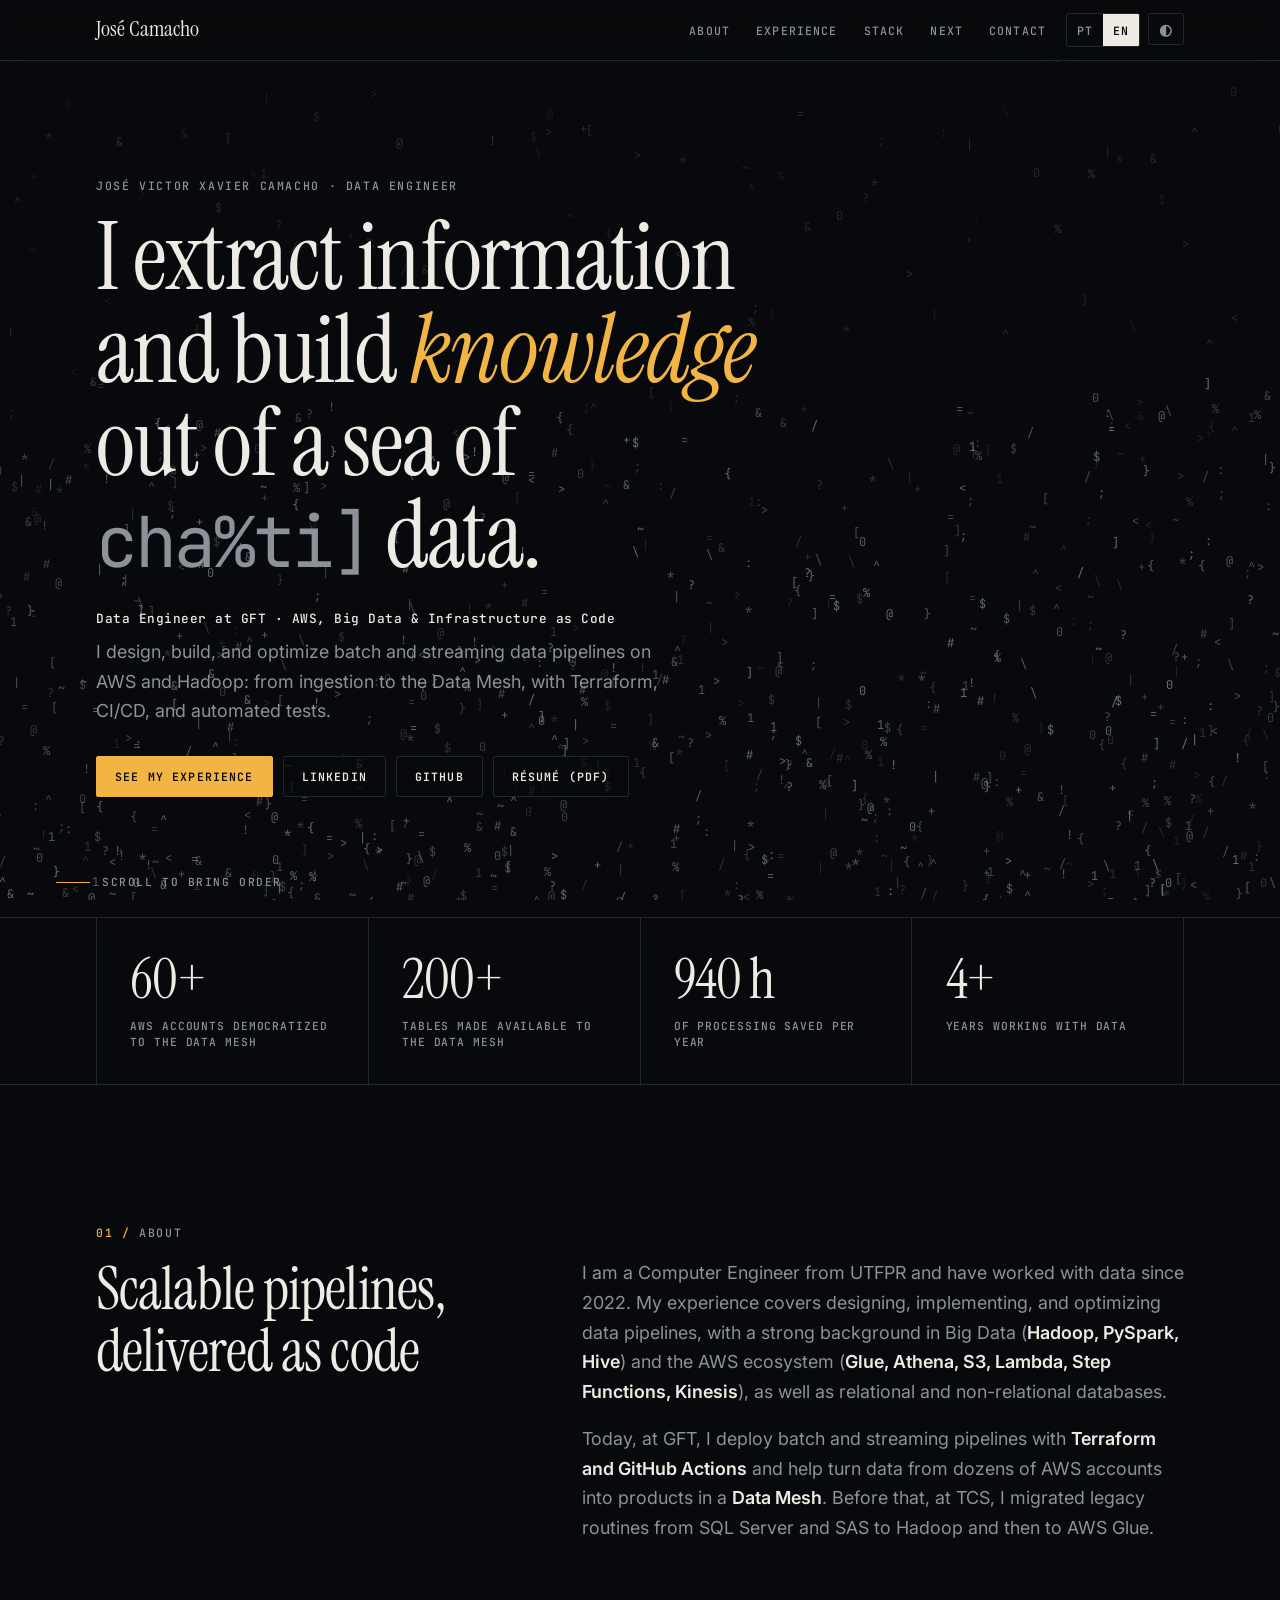
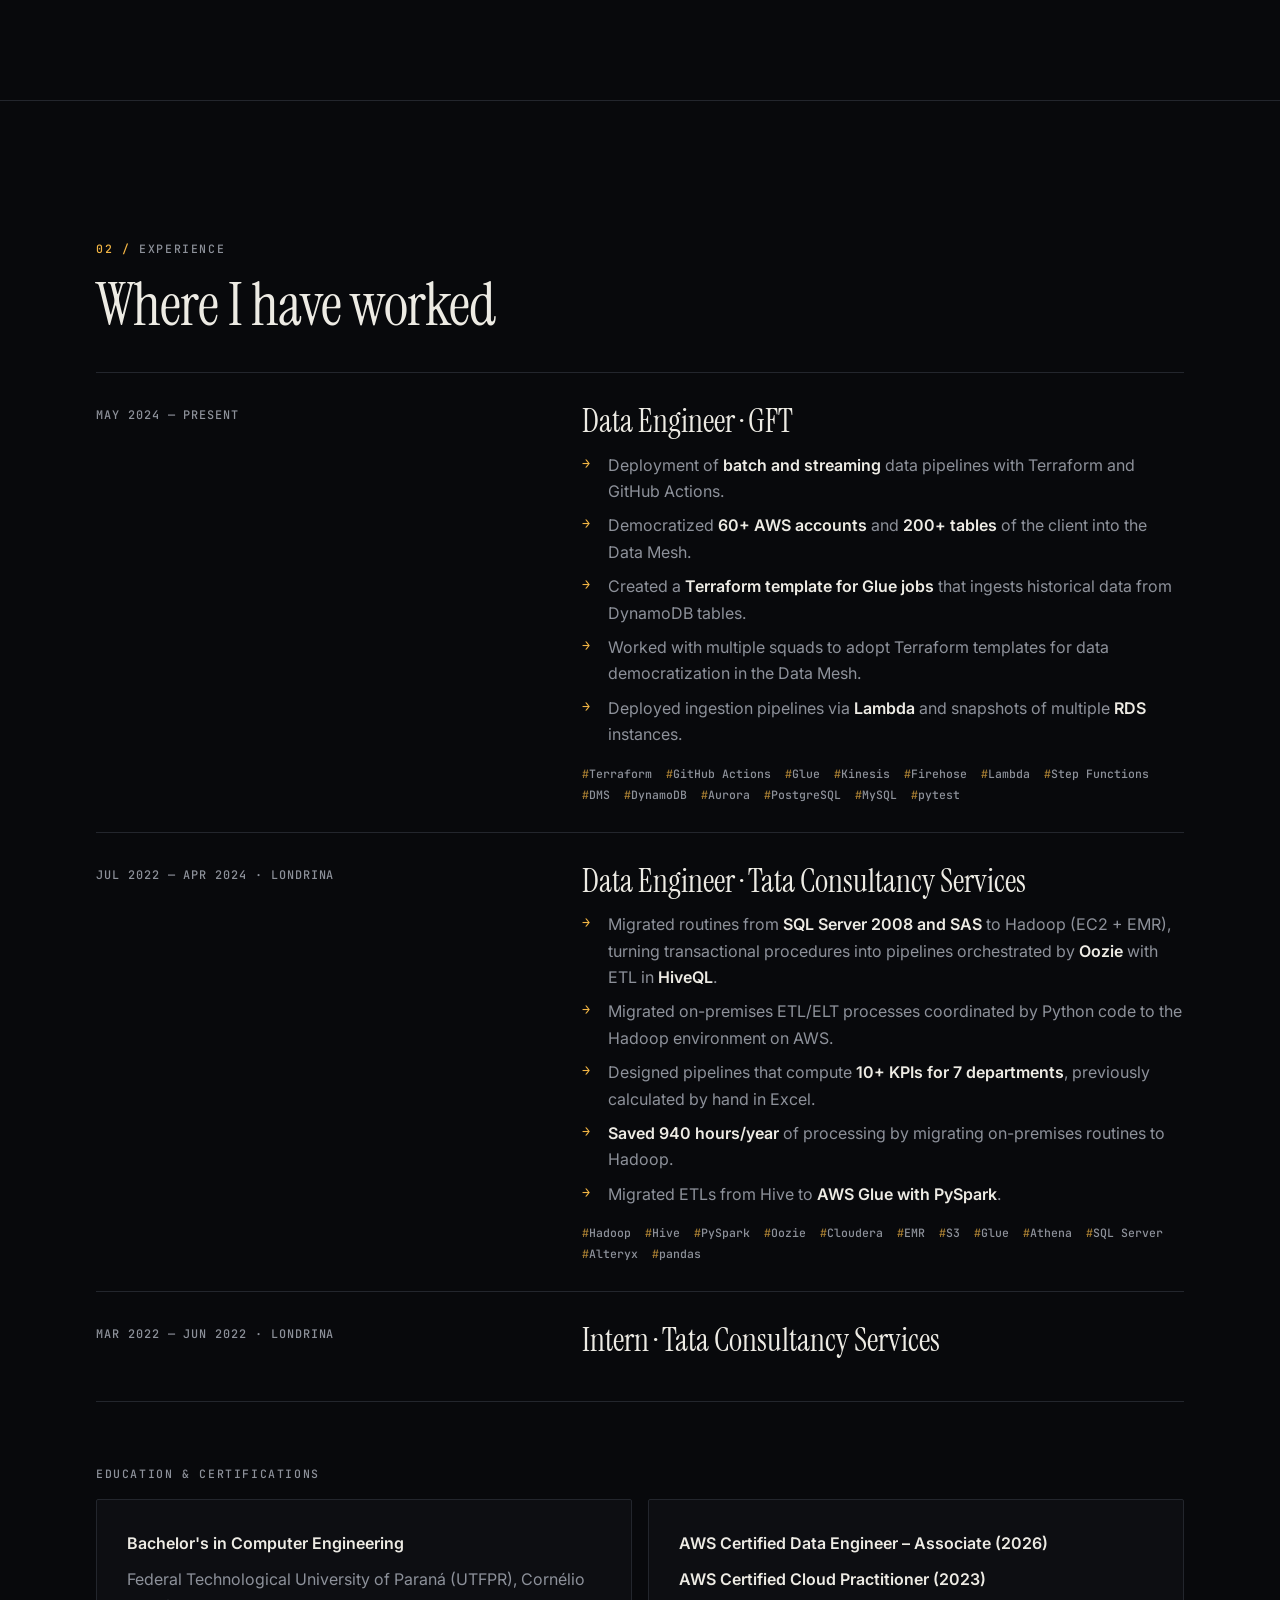
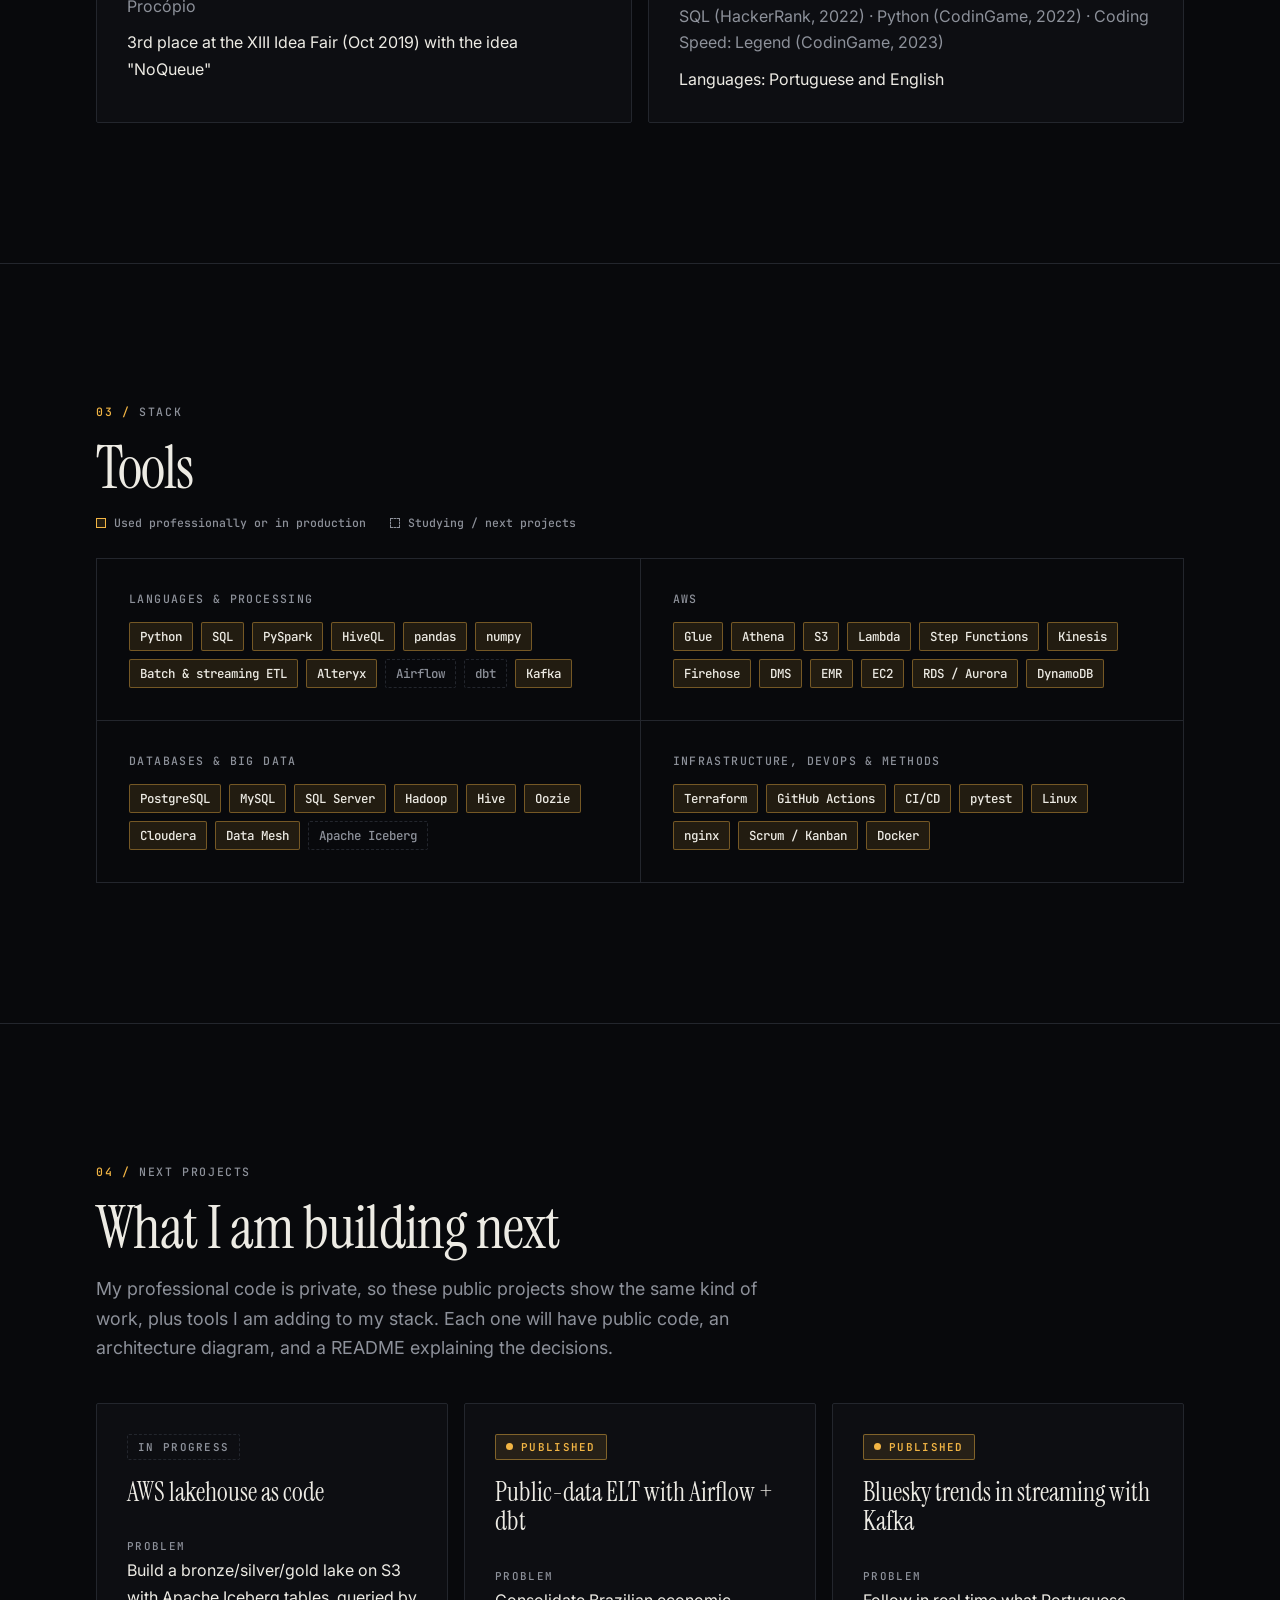
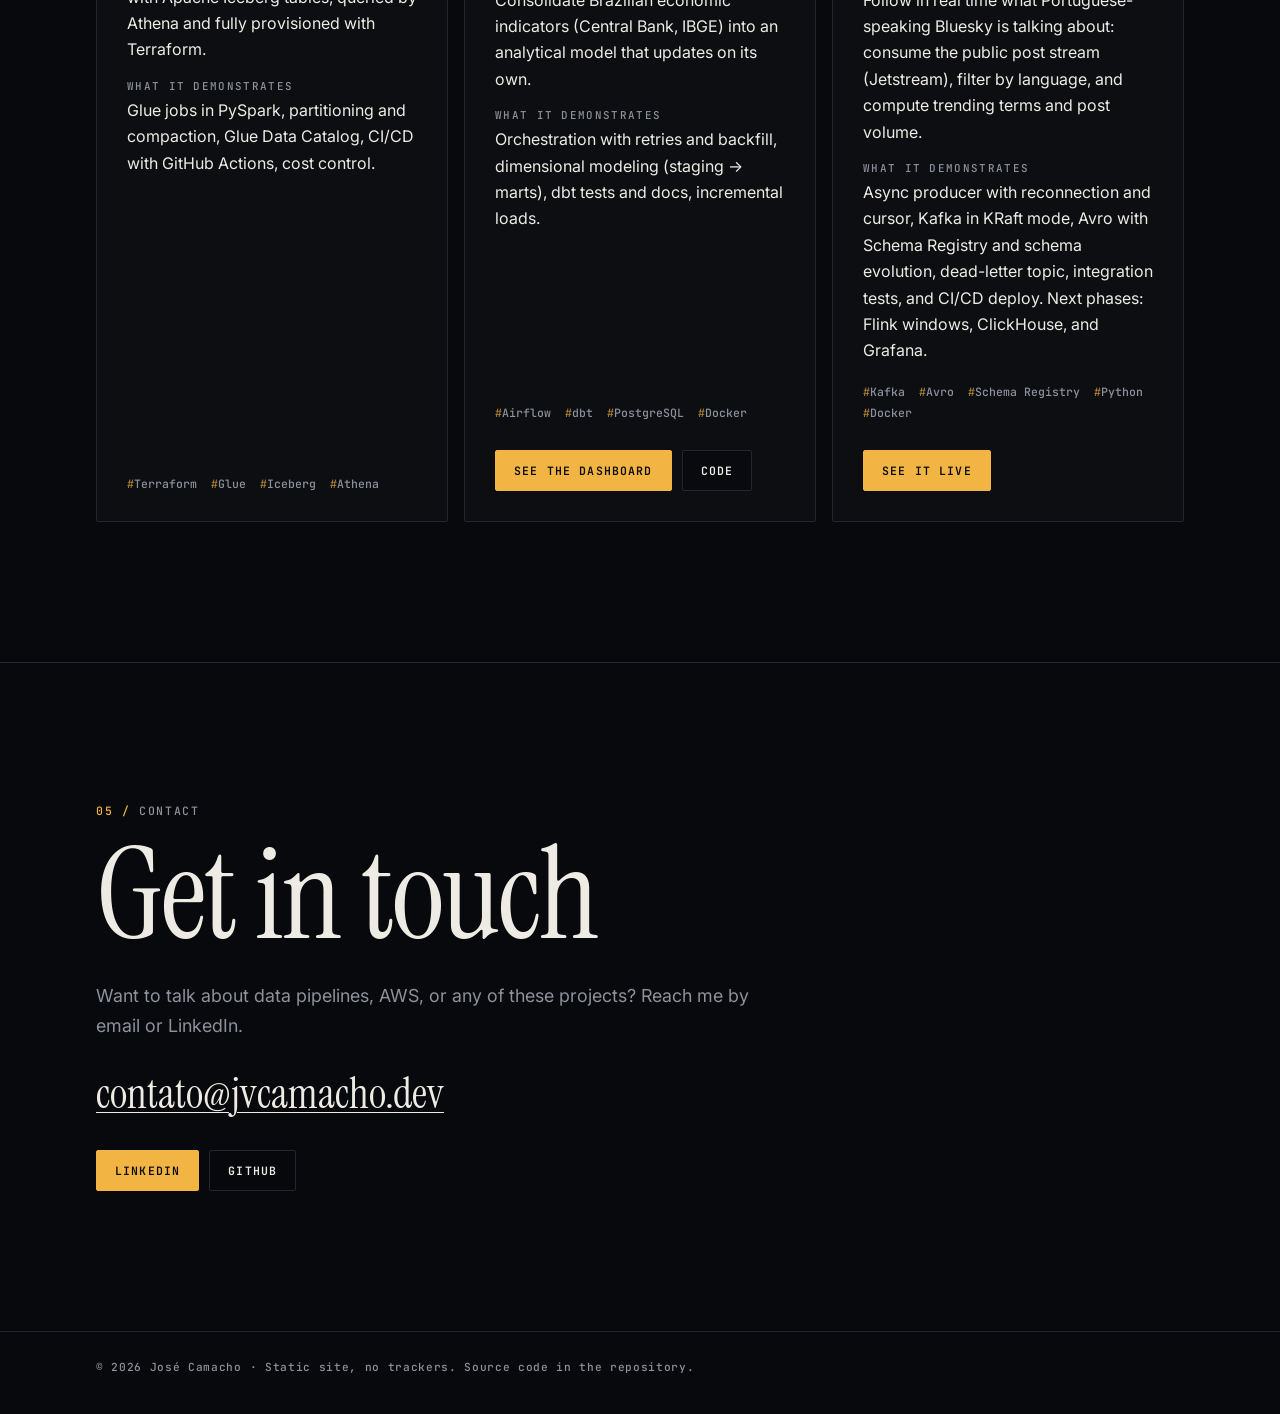
<file: index.html>
<!doctype html>
<html lang="pt-BR">
<head>
<meta charset="utf-8">
<meta name="viewport" content="width=device-width, initial-scale=1">
<title data-title-en="José Camacho · Data Engineer">José Camacho · Engenheiro de Dados</title>
<meta name="description" content="José Camacho, Data Engineer: pipelines batch e streaming em AWS e Hadoop, Terraform, CI/CD e Data Mesh. Data Engineering portfolio.">
<link rel="canonical" href="https://jvcamacho.dev/">
<meta property="og:type" content="website">
<meta property="og:url" content="https://jvcamacho.dev/">
<meta property="og:title" content="José Camacho · Data Engineer Portfolio">
<meta property="og:description" content="Data Engineer at GFT building batch and streaming pipelines on AWS with Terraform. Projects: indicadores-br, an Airflow + dbt ELT, and bluesky-trends, real-time streaming with Kafka.">
<meta property="og:image" content="https://jvcamacho.dev/assets/og-image.png?v=2">
<meta property="og:image:width" content="1200">
<meta property="og:image:height" content="627">
<meta property="og:image:alt" content="José Camacho, Data Engineer: 60+ AWS accounts in a Data Mesh, 200+ tables, 940 hours per year of processing saved.">
<meta name="twitter:card" content="summary_large_image">
<link rel="preconnect" href="https://fonts.googleapis.com">
<link rel="preconnect" href="https://fonts.gstatic.com" crossorigin>
<link rel="stylesheet" href="https://fonts.googleapis.com/css2?family=Instrument+Serif:ital@0;1&family=Inter:wght@400;500;600&family=JetBrains+Mono:wght@400;500;600&display=swap">
<link rel="stylesheet" href="assets/style.css">
<script>(function(){var d=document.documentElement;d.classList.add("js");try{var t=localStorage.getItem("theme");if(t)d.dataset.theme=t}catch(e){}})()</script>
</head>
<body>
<canvas id="field" aria-hidden="true"></canvas>
<header class="topbar">
  <div class="wrap">
    <a class="brand" href="#top" data-cfg="name">José Camacho</a>
    <nav class="nav" aria-label="Principal">
      <a href="#sobre" data-i18n="nav.about">Sobre</a>
      <a href="#experiencia" data-i18n="nav.exp">Experiência</a>
      <a href="#stack" data-i18n="nav.stack">Stack</a>
      <a href="#proximos" data-i18n="nav.roadmap">Próximos</a>
      <a href="#contato" data-i18n="nav.contact">Contato</a>
    </nav>
    <div class="controls">
      <div class="lang-switch" role="group" aria-label="Idioma / Language">
        <button type="button" data-lang="pt" aria-pressed="true">PT</button>
        <button type="button" data-lang="en" aria-pressed="false">EN</button>
      </div>
      <button type="button" class="btn-icon" id="theme-toggle" aria-label="Tema / Theme">◐</button>
    </div>
  </div>
</header>

<main id="top">
  <section class="hero">
    <div class="wrap">
      <p class="eyebrow">José Victor Xavier Camacho · <span data-i18n="hero.eyebrow">Engenheiro de Dados</span></p>
      <h1 data-i18n="hero.title">Extraio informação e construo <em>conhecimento</em> em um mar de dados <span class="chaos" data-text="caóticos">caóticos</span>.</h1>
      <p class="role" data-i18n="hero.role">Data Engineer na GFT · AWS, Big Data e Infraestrutura como Código</p>
      <p class="lead" data-i18n="hero.lead">Projeto, construo e otimizo pipelines de dados batch e streaming em AWS e Hadoop: da ingestão ao Data Mesh, com Terraform, CI/CD e testes automatizados.</p>
      <div class="actions">
        <a class="btn primary" href="#experiencia" data-i18n="hero.cta.exp">Ver experiência</a>
        <a class="btn" data-cfg-href="linkedin" href="https://www.linkedin.com/in/jvcamacho/">LinkedIn</a>
        <a class="btn" data-cfg-href="github" href="https://github.com/jvcamacho1">GitHub</a>
        <a class="btn" data-cv href="cv/curriculo-pt.pdf" data-i18n="hero.cta.cv">Currículo (PDF)</a>
      </div>
    </div>
    <p class="scroll-hint" data-i18n="hero.scroll">Role para organizar</p>
  </section>

  <section class="band">
    <div class="wrap">
      <div class="grid cols-4">
        <div class="stat"><b>60+</b><span data-i18n="num.1">contas AWS democratizadas no Data Mesh</span></div>
        <div class="stat"><b>200+</b><span data-i18n="num.2">tabelas disponibilizadas no Data Mesh</span></div>
        <div class="stat"><b data-i18n="num.3.v">940 h</b><span data-i18n="num.3">de processamento economizadas por ano</span></div>
        <div class="stat"><b data-i18n="num.4.v">4+</b><span data-i18n="num.4">anos trabalhando com dados</span></div>
      </div>
    </div>
  </section>

  <section id="sobre" class="split">
    <div class="wrap">
      <p class="eyebrow" data-i18n="about.eyebrow">Sobre</p>
      <h2 data-i18n="about.title">Pipelines escaláveis, entregues como código</h2>
      <p class="lead" data-i18n="about.p1">Sou Engenheiro de Computação pela UTFPR e trabalho com dados desde 2022. Minha experiência inclui projetar, implementar e otimizar pipelines de dados, com base sólida em Big Data (<strong>Hadoop, PySpark, Hive</strong>) e no ecossistema AWS (<strong>Glue, Athena, S3, Lambda, Step Functions, Kinesis</strong>), além de bancos relacionais e não relacionais.</p>
      <p class="lead" data-i18n="about.p2">Hoje, na GFT, implanto pipelines batch e streaming com <strong>Terraform e GitHub Actions</strong> e ajudo a transformar dados de dezenas de contas AWS em produtos num <strong>Data Mesh</strong>. Antes, na TCS, migrei rotinas legadas de SQL Server e SAS para Hadoop e, depois, para AWS Glue.</p>
    </div>
  </section>

  <section id="experiencia">
    <div class="wrap">
      <p class="eyebrow" data-i18n="exp.eyebrow">Experiência</p>
      <h2 data-i18n="exp.title">Onde trabalhei</h2>
      <div class="timeline">
        <article class="job">
          <p class="date" data-i18n="exp.gft.date">mai 2024 — atual</p>
          <div>
          <h3 data-i18n="exp.gft.role">Data Engineer · GFT</h3>
          <ul class="check">
            <li data-i18n="exp.gft.1">Implantação de pipelines de dados <strong>batch e streaming</strong> com Terraform e GitHub Actions.</li>
            <li data-i18n="exp.gft.2">Democratização de <strong>mais de 60 contas AWS</strong> e <strong>mais de 200 tabelas</strong> do cliente para o Data Mesh.</li>
            <li data-i18n="exp.gft.3">Criação de um <strong>template Terraform para jobs do Glue</strong> que ingere dados históricos de tabelas do DynamoDB.</li>
            <li data-i18n="exp.gft.4">Trabalho com múltiplas squads na adoção de templates Terraform para a democratização de dados no Data Mesh.</li>
            <li data-i18n="exp.gft.5">Implantação de pipelines de ingestão via <strong>Lambda</strong> e snapshots de diversas instâncias do <strong>RDS</strong>.</li>
          </ul>
          <ul class="tags"><li>Terraform</li><li>GitHub Actions</li><li>Glue</li><li>Kinesis</li><li>Firehose</li><li>Lambda</li><li>Step Functions</li><li>DMS</li><li>DynamoDB</li><li>Aurora</li><li>PostgreSQL</li><li>MySQL</li><li>pytest</li></ul>
                  </div>
        </article>
        <article class="job">
          <p class="date" data-i18n="exp.tcs.date">jul 2022 — abr 2024 · Londrina</p>
          <div>
          <h3 data-i18n="exp.tcs.role">Data Engineer · Tata Consultancy Services</h3>
          <ul class="check">
            <li data-i18n="exp.tcs.1">Migração de rotinas do <strong>SQL Server 2008 e SAS</strong> para Hadoop (EC2 + EMR), convertendo procedimentos transacionais em pipelines orquestrados pelo <strong>Oozie</strong> com ETL em <strong>HiveQL</strong>.</li>
            <li data-i18n="exp.tcs.2">Migração de processos ETL/ELT coordenados por código Python on-premises para o ambiente Hadoop na AWS.</li>
            <li data-i18n="exp.tcs.3">Pipelines que calculam <strong>mais de 10 KPIs de 7 departamentos</strong>, antes calculados à mão no Excel.</li>
            <li data-i18n="exp.tcs.4"><strong>Economia de 940 horas/ano</strong> de processamento com a migração do on-premises para Hadoop.</li>
            <li data-i18n="exp.tcs.5">Migração de ETLs em Hive para <strong>AWS Glue com PySpark</strong>.</li>
          </ul>
          <ul class="tags"><li>Hadoop</li><li>Hive</li><li>PySpark</li><li>Oozie</li><li>Cloudera</li><li>EMR</li><li>S3</li><li>Glue</li><li>Athena</li><li>SQL Server</li><li>Alteryx</li><li>pandas</li></ul>
                  </div>
        </article>
        <article class="job">
          <p class="date" data-i18n="exp.intern.date">mar 2022 — jun 2022 · Londrina</p>
          <div>
          <h3 data-i18n="exp.intern.role">Estagiário · Tata Consultancy Services</h3>
                  </div>
        </article>
      </div>

      <h3 class="sub-title" data-i18n="edu.title">Formação e certificações</h3>
      <div class="grid cols-2">
        <div class="card">
          <p><strong data-i18n="edu.degree">Bacharelado em Engenharia da Computação</strong></p>
          <p class="muted" data-i18n="edu.school">Universidade Tecnológica Federal do Paraná (UTFPR), Cornélio Procópio</p>
          <p data-i18n="edu.award">3º lugar na XIII Feira de Ideias (out 2019) com a ideia "NoQueue"</p>
        </div>
        <div class="card">
          <p><strong data-i18n="edu.cert2">AWS Certified Data Engineer – Associate (2026)</strong></p>
          <p><strong data-i18n="edu.cert">AWS Certified Cloud Practitioner (2023)</strong></p>
          <p class="muted" data-i18n="edu.courses">SQL (HackerRank, 2022) · Python (CodinGame, 2022) · Coding Speed: Legend (CodinGame, 2023)</p>
          <p data-i18n="edu.lang">Idiomas: português e inglês</p>
        </div>
      </div>
    </div>
  </section>

  <section id="stack">
    <div class="wrap">
      <p class="eyebrow" data-i18n="stack.eyebrow">Stack</p>
      <h2 data-i18n="stack.title">Ferramentas</h2>
      <div class="legend">
        <span><i class="used"></i><span data-i18n="stack.legend.used">Usado profissionalmente ou em produção</span></span>
        <span><i></i><span data-i18n="stack.legend.learning">Em estudo / próximos projetos</span></span>
      </div>
      <!-- "chip used" = já usado; "chip" = estudando. -->
      <div class="stack-grid">
        <div class="stack-group">
          <h3 data-i18n="stack.g.lang">Linguagens e processamento</h3>
          <ul class="chips">
            <li class="chip used">Python</li><li class="chip used">SQL</li><li class="chip used">PySpark</li><li class="chip used">HiveQL</li>
            <li class="chip used">pandas</li><li class="chip used">numpy</li><li class="chip used" data-i18n="stack.batch">ETL batch e streaming</li>
            <li class="chip used">Alteryx</li><li class="chip">Airflow</li><li class="chip">dbt</li><li class="chip used">Kafka</li>
          </ul>
        </div>
        <div class="stack-group">
          <h3 data-i18n="stack.g.aws">AWS</h3>
          <ul class="chips">
            <li class="chip used">Glue</li><li class="chip used">Athena</li><li class="chip used">S3</li><li class="chip used">Lambda</li>
            <li class="chip used">Step Functions</li><li class="chip used">Kinesis</li><li class="chip used">Firehose</li><li class="chip used">DMS</li>
            <li class="chip used">EMR</li><li class="chip used">EC2</li><li class="chip used">RDS / Aurora</li><li class="chip used">DynamoDB</li>
          </ul>
        </div>
        <div class="stack-group">
          <h3 data-i18n="stack.g.storage">Bancos de dados e Big Data</h3>
          <ul class="chips">
            <li class="chip used">PostgreSQL</li><li class="chip used">MySQL</li><li class="chip used">SQL Server</li>
            <li class="chip used">Hadoop</li><li class="chip used">Hive</li><li class="chip used">Oozie</li><li class="chip used">Cloudera</li>
            <li class="chip used">Data Mesh</li><li class="chip">Apache Iceberg</li>
          </ul>
        </div>
        <div class="stack-group">
          <h3 data-i18n="stack.g.ops">Infraestrutura, DevOps e métodos</h3>
          <ul class="chips">
            <li class="chip used">Terraform</li><li class="chip used">GitHub Actions</li><li class="chip used">CI/CD</li><li class="chip used">pytest</li>
            <li class="chip used">Linux</li><li class="chip used">nginx</li><li class="chip used" data-i18n="stack.agile">Scrum / Kanban</li><li class="chip used">Docker</li>
          </ul>
        </div>
      </div>
    </div>
  </section>

  <section id="proximos">
    <div class="wrap">
      <p class="eyebrow" data-i18n="road.eyebrow">Próximos projetos</p>
      <h2 data-i18n="road.title">O que estou construindo agora</h2>
      <p class="lead" data-i18n="road.lead">Meu código profissional é privado, então estes projetos públicos mostram o mesmo tipo de trabalho, somados a ferramentas que estou adicionando à minha stack. Cada um terá código público, diagrama de arquitetura e um README explicando as decisões.</p>
      <div class="grid cols-3 road-grid">
        <article class="card">
          <span class="badge" data-i18n="road.badge">Em construção</span>
          <h3 data-i18n="road.1.title">Lakehouse na AWS como código</h3>
          <dl>
            <dt data-i18n="road.dt.problem">Problema</dt>
            <dd data-i18n="road.1.problem">Montar um lake bronze/silver/gold no S3 com tabelas Apache Iceberg, consultado pelo Athena e provisionado inteiro com Terraform.</dd>
            <dt data-i18n="road.dt.shows">O que demonstra</dt>
            <dd data-i18n="road.1.shows">Jobs do Glue em PySpark, particionamento e compactação, Glue Data Catalog, CI/CD com GitHub Actions, controle de custos.</dd>
          </dl>
          <ul class="tags"><li>Terraform</li><li>Glue</li><li>Iceberg</li><li>Athena</li></ul>
        </article>
        <article class="card">
          <span class="badge live" data-i18n="road.badge.live">Publicado</span>
          <h3 data-i18n="road.2.title">ELT de dados públicos com Airflow + dbt</h3>
          <dl>
            <dt data-i18n="road.dt.problem">Problema</dt>
            <dd data-i18n="road.2.problem">Consolidar indicadores econômicos brasileiros (Banco Central, IBGE) num modelo analítico que se atualiza sozinho.</dd>
            <dt data-i18n="road.dt.shows">O que demonstra</dt>
            <dd data-i18n="road.2.shows">Orquestração com retries e backfill, modelagem dimensional (staging → marts), testes e documentação no dbt, cargas incrementais.</dd>
          </dl>
          <ul class="tags"><li>Airflow</li><li>dbt</li><li>PostgreSQL</li><li>Docker</li></ul>
          <div class="actions">
            <a class="btn primary" href="https://jvcamacho.dev/indicadores-br/" data-i18n="road.2.painel">Ver o painel</a>
            <a class="btn" href="https://github.com/jvcamacho1/indicadores-br" data-i18n="road.cta.repo">Código</a>
          </div>
        </article>
        <article class="card">
          <span class="badge live" data-i18n="road.badge.live">Publicado</span>
          <h3 data-i18n="road.3.title">Tendências do Bluesky em streaming com Kafka</h3>
          <dl>
            <dt data-i18n="road.dt.problem">Problema</dt>
            <dd data-i18n="road.3.problem">Acompanhar em tempo real o que o Bluesky em português está falando: consumir o fluxo público de posts (Jetstream), filtrar o idioma e calcular os termos em alta e o volume de posts.</dd>
            <dt data-i18n="road.dt.shows">O que demonstra</dt>
            <dd data-i18n="road.3.shows">Producer assíncrono com reconexão e cursor, Kafka em modo KRaft, Avro com Schema Registry e evolução de schema, tópico de dead letters, testes de integração e deploy por CI/CD. Próximas fases: janelas no Flink, ClickHouse e Grafana.</dd>
          </dl>
          <ul class="tags"><li>Kafka</li><li>Avro</li><li>Schema Registry</li><li>Python</li><li>Docker</li></ul>
          <div class="actions">
            <a class="btn primary" href="https://blueskytrends.jvcamacho.dev/" data-i18n="road.3.live">Ver ao vivo</a>
          </div>
        </article>
      </div>
    </div>
  </section>

  <section id="contato" class="contact">
    <div class="wrap">
      <p class="eyebrow" data-i18n="contact.eyebrow">Contato</p>
      <h2 data-i18n="contact.title">Fale comigo</h2>
      <p class="lead" data-i18n="contact.lead">Quer conversar sobre pipelines de dados, AWS ou algum destes projetos? Me chame por e-mail ou pelo LinkedIn.</p>
      <a class="mail" data-cfg-href="email" href="mailto:contato@jvcamacho.dev">contato@jvcamacho.dev</a>
      <div class="actions">
        <a class="btn primary" data-cfg-href="linkedin" href="https://www.linkedin.com/in/jvcamacho/">LinkedIn</a>
        <a class="btn" data-cfg-href="github" href="https://github.com/jvcamacho1">GitHub</a>
      </div>
    </div>
  </section>
</main>

<footer>
  <div class="wrap">© <span id="year"></span> <span data-cfg="name">José Camacho</span> · <span data-i18n="footer.text">Site estático, sem rastreadores. Código-fonte no repositório.</span></div>
</footer>
<script src="assets/i18n.js"></script>
<script src="assets/field.js"></script>
</body>
</html>
</file>
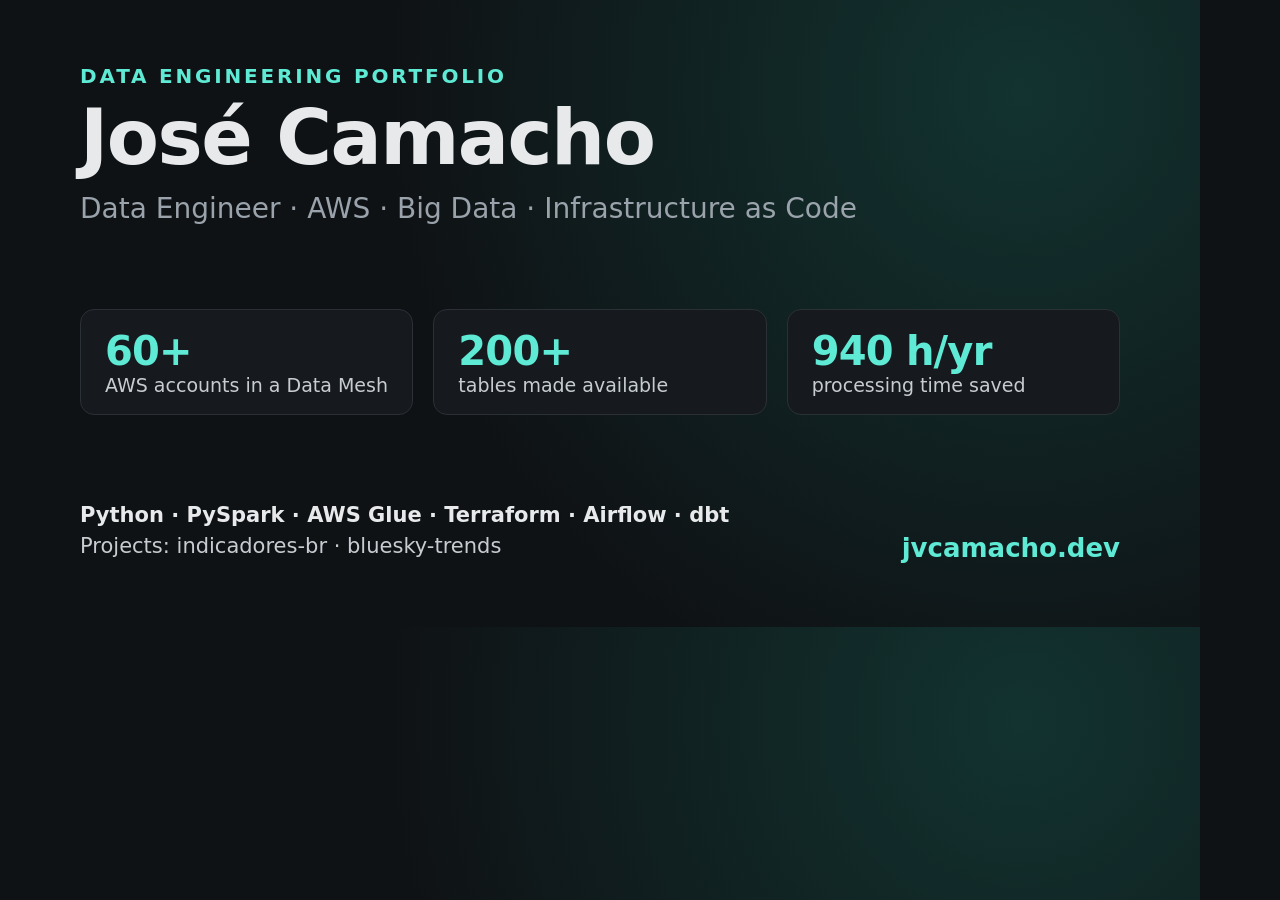
<file: og/og-image.html>
<!doctype html>
<html lang="en">
<head>
<meta charset="utf-8">
<title>OG image</title>
<!--
  Fonte da imagem de preview (Open Graph) do portfólio: 1200x627.
  Para regerar assets/og-image.png, veja o README (seção "Imagem de preview").
-->
<style>
  * { box-sizing: border-box; margin: 0; }
  html, body { width: 1200px; height: 627px; }
  body {
    background: radial-gradient(circle at 85% 15%, #123330 0, #0f1215 55%);
    color: #e7e9ea; font-family: "DejaVu Sans", "Segoe UI", system-ui, sans-serif;
    padding: 64px 80px; display: flex; flex-direction: column; justify-content: space-between;
  }
  .eyebrow { color: #5eead4; font-weight: 700; letter-spacing: .14em; text-transform: uppercase; font-size: 20px; }
  h1 { font-size: 76px; letter-spacing: -.02em; line-height: 1.05; margin-top: 10px; }
  .role { font-size: 28px; color: #9aa3ab; margin-top: 14px; }
  .nums { display: flex; gap: 20px; }
  .num { background: #161a1e; border: 1px solid #2a3036; border-radius: 14px; padding: 18px 24px; flex: 1; }
  .num b { display: block; font-size: 40px; color: #5eead4; letter-spacing: -.02em; }
  .num span { font-size: 19px; color: #c7ccd1; }
  .rodape { display: flex; justify-content: space-between; align-items: flex-end; gap: 24px; }
  .stack { font-size: 21px; color: #c7ccd1; line-height: 1.5; }
  .stack strong { color: #e7e9ea; }
  .url { font-size: 26px; font-weight: 700; color: #5eead4; white-space: nowrap; }
</style>
</head>
<body>
  <div>
    <p class="eyebrow">Data Engineering Portfolio</p>
    <h1>José Camacho</h1>
    <p class="role">Data Engineer · AWS · Big Data · Infrastructure as Code</p>
  </div>
  <div class="nums">
    <div class="num"><b>60+</b><span>AWS accounts in a Data Mesh</span></div>
    <div class="num"><b>200+</b><span>tables made available</span></div>
    <div class="num"><b>940 h/yr</b><span>processing time saved</span></div>
  </div>
  <div class="rodape">
    <p class="stack"><strong>Python · PySpark · AWS Glue · Terraform · Airflow · dbt</strong><br>
      Projects: indicadores-br · bluesky-trends</p>
    <p class="url">jvcamacho.dev</p>
  </div>
</body>
</html>
</file>
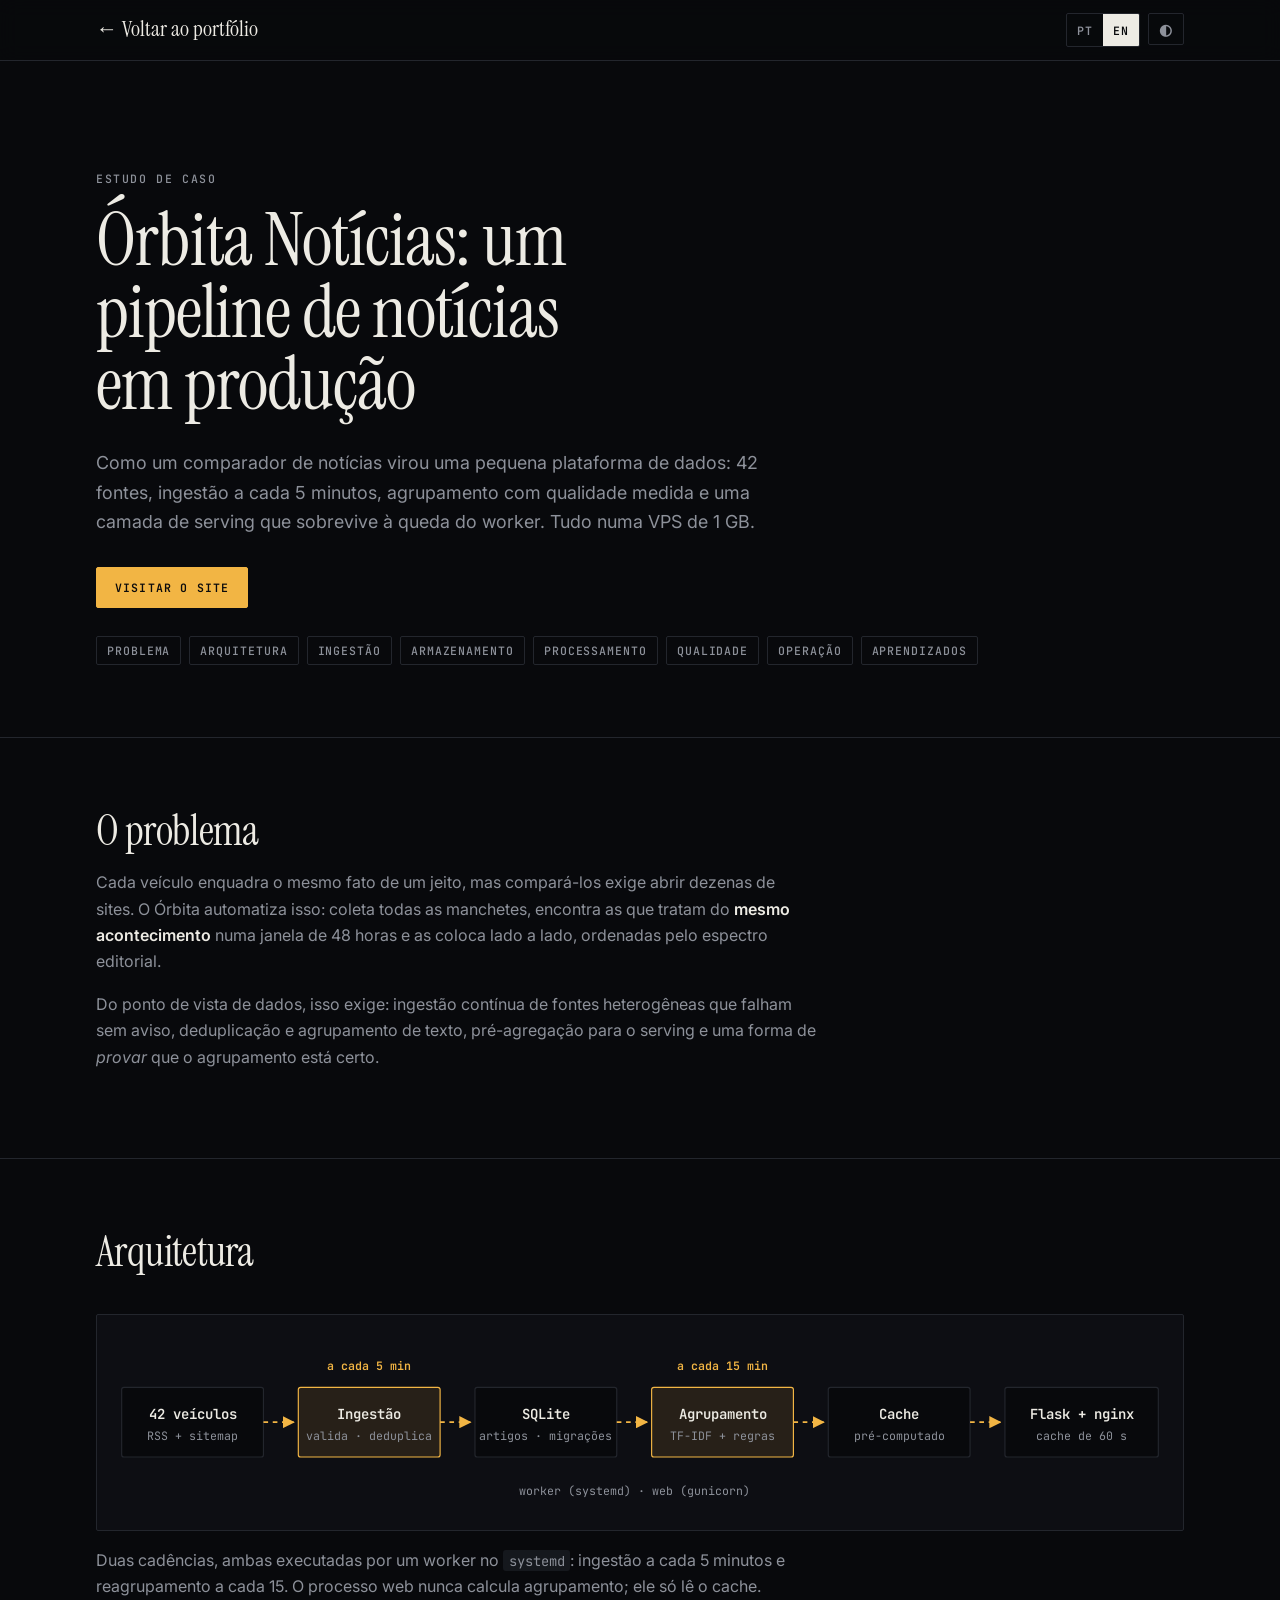
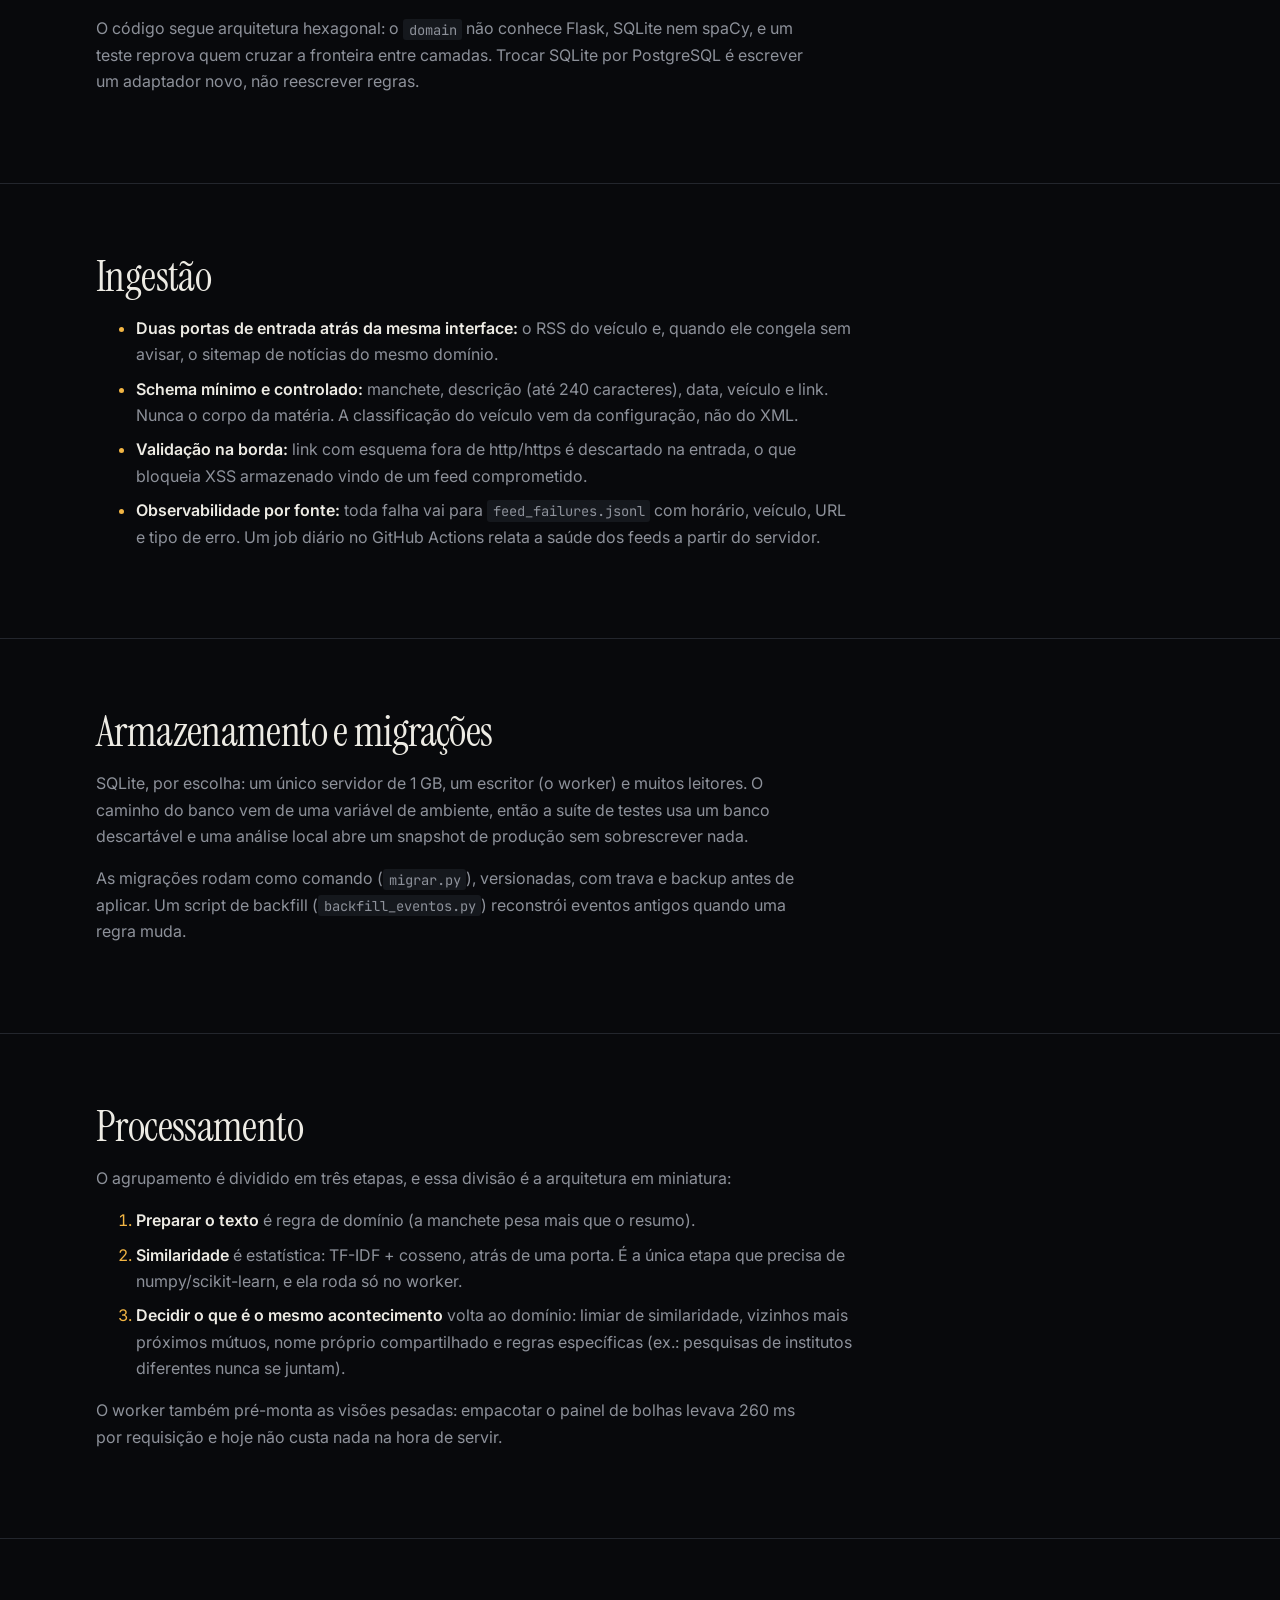
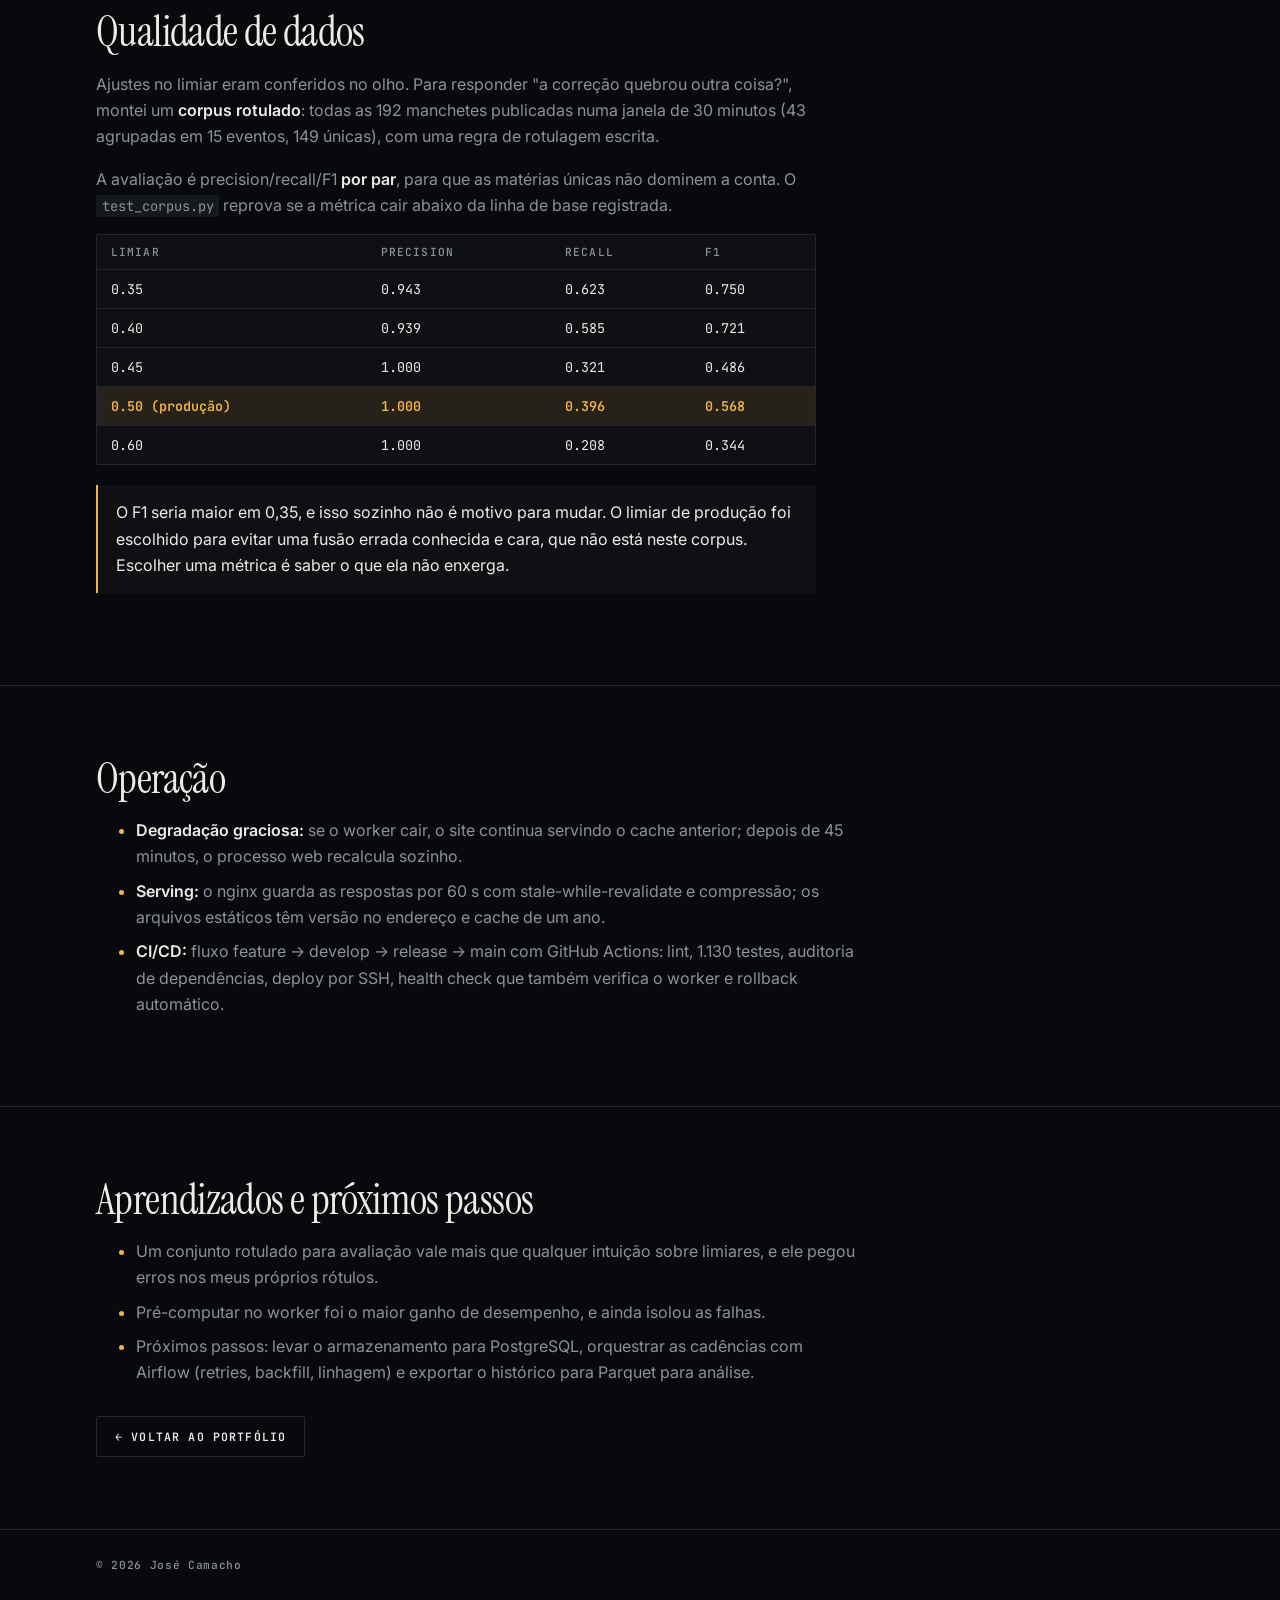
<file: projetos/orbita.html>
<!doctype html>
<html lang="pt-BR">
<head>
<meta charset="utf-8">
<meta name="viewport" content="width=device-width, initial-scale=1">
<title data-title-en="Órbita Notícias · Case study">Órbita Notícias · Estudo de caso</title>
<meta name="description" content="Estudo de caso: pipeline de notícias em produção (ingestão, armazenamento, agrupamento, qualidade de dados, operação). Case study.">
<link rel="canonical" href="https://jvcamacho.dev/projetos/orbita.html">
<meta property="og:type" content="website">
<meta property="og:url" content="https://jvcamacho.dev/projetos/orbita.html">
<meta property="og:title" content="Órbita Notícias: a news data pipeline in production">
<meta property="og:description" content="Case study: 42 sources ingested every 5 minutes, clustering with measured quality, and a serving layer that survives worker failure, on a 1 GB server.">
<meta property="og:image" content="https://jvcamacho.dev/assets/og-image.png">
<meta property="og:image:width" content="1200">
<meta property="og:image:height" content="627">
<meta property="og:image:alt" content="José Camacho, Data Engineer: 60+ AWS accounts in a Data Mesh, 200+ tables, 940 hours per year of processing saved.">
<meta name="twitter:card" content="summary_large_image">
<link rel="preconnect" href="https://fonts.googleapis.com">
<link rel="preconnect" href="https://fonts.gstatic.com" crossorigin>
<link rel="stylesheet" href="https://fonts.googleapis.com/css2?family=Instrument+Serif:ital@0;1&family=Inter:wght@400;500;600&family=JetBrains+Mono:wght@400;500;600&display=swap">
<link rel="stylesheet" href="../assets/style.css">
<script>(function(){var d=document.documentElement;d.classList.add("js");try{var t=localStorage.getItem("theme");if(t)d.dataset.theme=t}catch(e){}})()</script>
</head>
<body class="case">
<header class="topbar">
  <div class="wrap">
    <a class="brand" href="../index.html" data-i18n="ui.back">← Voltar ao portfólio</a>
    <div class="controls">
      <div class="lang-switch" role="group" aria-label="Idioma / Language">
        <button type="button" data-lang="pt" aria-pressed="true">PT</button>
        <button type="button" data-lang="en" aria-pressed="false">EN</button>
      </div>
      <button type="button" class="btn-icon" id="theme-toggle" aria-label="Tema / Theme">◐</button>
    </div>
  </div>
</header>

<main>
  <section class="hero">
    <div class="wrap">
      <p class="eyebrow" data-i18n="case.eyebrow">Estudo de caso</p>
      <h1 data-i18n="case.title">Órbita Notícias: um pipeline de notícias em produção</h1>
      <p class="lead" data-i18n="case.lead">Como um comparador de notícias virou uma pequena plataforma de dados: 42 fontes, ingestão a cada 5 minutos, agrupamento com qualidade medida e uma camada de serving que sobrevive à queda do worker. Tudo numa VPS de 1 GB.</p>
      <div class="actions">
        <a class="btn primary" data-cfg-href="orbita_site" href="#" data-i18n="feat.cta.site">Visitar o site</a>
      </div>
      <nav class="toc" aria-label="Seções">
        <a href="#problema" data-i18n="case.toc.problem">Problema</a>
        <a href="#arquitetura" data-i18n="case.toc.arch">Arquitetura</a>
        <a href="#ingestao" data-i18n="case.toc.ingest">Ingestão</a>
        <a href="#armazenamento" data-i18n="case.toc.storage">Armazenamento</a>
        <a href="#processamento" data-i18n="case.toc.proc">Processamento</a>
        <a href="#qualidade" data-i18n="case.toc.quality">Qualidade</a>
        <a href="#operacao" data-i18n="case.toc.ops">Operação</a>
        <a href="#aprendizados" data-i18n="case.toc.learn">Aprendizados</a>
      </nav>
    </div>
  </section>

  <section id="problema">
    <div class="wrap">
      <h2 data-i18n="case.problem.title">O problema</h2>
      <p data-i18n="case.problem.p1">Cada veículo enquadra o mesmo fato de um jeito, mas compará-los exige abrir dezenas de sites. O Órbita automatiza isso: coleta todas as manchetes, encontra as que tratam do <strong>mesmo acontecimento</strong> numa janela de 48 horas e as coloca lado a lado, ordenadas pelo espectro editorial.</p>
      <p data-i18n="case.problem.p2">Do ponto de vista de dados, isso exige: ingestão contínua de fontes heterogêneas que falham sem aviso, deduplicação e agrupamento de texto, pré-agregação para o serving e uma forma de <em>provar</em> que o agrupamento está certo.</p>
    </div>
  </section>

  <section id="arquitetura">
    <div class="wrap">
      <h2 data-i18n="case.arch.title">Arquitetura</h2>
      <div class="pipeline">
<svg viewBox="0 0 900 150" role="img" aria-labelledby="pipe-t">
  <title id="pipe-t">Pipeline: fontes → ingestão → SQLite → agrupamento → cache → Flask + nginx</title>
  <defs><marker id="arr" viewBox="0 0 10 10" refX="9" refY="5" markerWidth="7" markerHeight="7" orient="auto"><path d="M0,0 L10,5 L0,10 z" fill="currentColor" style="color:var(--muted)"/></marker></defs>
  <g class="node"><rect x="4" y="45" width="122" height="60" rx="10"/><text x="65" y="72" text-anchor="middle" data-i18n="pipe.src">42 veículos</text><text class="sub" x="65" y="90" text-anchor="middle" data-i18n="pipe.src.sub">RSS + sitemap</text></g>
  <g class="node hl"><rect x="156" y="45" width="122" height="60" rx="10"/><text x="217" y="72" text-anchor="middle" data-i18n="pipe.ingest">Ingestão</text><text class="sub" x="217" y="90" text-anchor="middle" data-i18n="pipe.ingest.sub">valida · deduplica</text></g>
  <g class="node"><rect x="308" y="45" width="122" height="60" rx="10"/><text x="369" y="72" text-anchor="middle" data-i18n="pipe.store">SQLite</text><text class="sub" x="369" y="90" text-anchor="middle" data-i18n="pipe.store.sub">artigos · migrações</text></g>
  <g class="node hl"><rect x="460" y="45" width="122" height="60" rx="10"/><text x="521" y="72" text-anchor="middle" data-i18n="pipe.cluster">Agrupamento</text><text class="sub" x="521" y="90" text-anchor="middle" data-i18n="pipe.cluster.sub">TF-IDF + regras</text></g>
  <g class="node"><rect x="612" y="45" width="122" height="60" rx="10"/><text x="673" y="72" text-anchor="middle" data-i18n="pipe.cache">Cache</text><text class="sub" x="673" y="90" text-anchor="middle" data-i18n="pipe.cache.sub">pré-computado</text></g>
  <g class="node"><rect x="764" y="45" width="132" height="60" rx="10"/><text x="830" y="72" text-anchor="middle" data-i18n="pipe.serve">Flask + nginx</text><text class="sub" x="830" y="90" text-anchor="middle" data-i18n="pipe.serve.sub">cache de 60 s</text></g>
  <path class="edge" d="M126,75 H152" marker-end="url(#arr)"/><path class="edge" d="M278,75 H304" marker-end="url(#arr)"/>
  <path class="edge" d="M430,75 H456" marker-end="url(#arr)"/><path class="edge" d="M582,75 H608" marker-end="url(#arr)"/>
  <path class="edge" d="M734,75 H760" marker-end="url(#arr)"/>
  <text class="edge-label" x="217" y="30" text-anchor="middle" data-i18n="pipe.every5">a cada 5 min</text>
  <text class="edge-label" x="521" y="30" text-anchor="middle" data-i18n="pipe.every15">a cada 15 min</text>
  <text class="sub" x="445" y="138" text-anchor="middle">worker (systemd)  ·  web (gunicorn)</text>
</svg>

      </div>
      <p data-i18n="case.arch.p1">Duas cadências, ambas executadas por um worker no <code>systemd</code>: ingestão a cada 5 minutos e reagrupamento a cada 15. O processo web nunca calcula agrupamento; ele só lê o cache.</p>
      <p data-i18n="case.arch.p2">O código segue arquitetura hexagonal: o <code>domain</code> não conhece Flask, SQLite nem spaCy, e um teste reprova quem cruzar a fronteira entre camadas. Trocar SQLite por PostgreSQL é escrever um adaptador novo, não reescrever regras.</p>
    </div>
  </section>

  <section id="ingestao">
    <div class="wrap">
      <h2 data-i18n="case.ingest.title">Ingestão</h2>
      <ul>
        <li data-i18n="case.ingest.li1"><strong>Duas portas de entrada atrás da mesma interface:</strong> o RSS do veículo e, quando ele congela sem avisar, o sitemap de notícias do mesmo domínio.</li>
        <li data-i18n="case.ingest.li2"><strong>Schema mínimo e controlado:</strong> manchete, descrição (até 240 caracteres), data, veículo e link. Nunca o corpo da matéria. A classificação do veículo vem da configuração, não do XML.</li>
        <li data-i18n="case.ingest.li3"><strong>Validação na borda:</strong> link com esquema fora de http/https é descartado na entrada, o que bloqueia XSS armazenado vindo de um feed comprometido.</li>
        <li data-i18n="case.ingest.li4"><strong>Observabilidade por fonte:</strong> toda falha vai para <code>feed_failures.jsonl</code> com horário, veículo, URL e tipo de erro. Um job diário no GitHub Actions relata a saúde dos feeds a partir do servidor.</li>
      </ul>
    </div>
  </section>

  <section id="armazenamento">
    <div class="wrap">
      <h2 data-i18n="case.storage.title">Armazenamento e migrações</h2>
      <p data-i18n="case.storage.p1">SQLite, por escolha: um único servidor de 1 GB, um escritor (o worker) e muitos leitores. O caminho do banco vem de uma variável de ambiente, então a suíte de testes usa um banco descartável e uma análise local abre um snapshot de produção sem sobrescrever nada.</p>
      <p data-i18n="case.storage.p2">As migrações rodam como comando (<code>migrar.py</code>), versionadas, com trava e backup antes de aplicar. Um script de backfill (<code>backfill_eventos.py</code>) reconstrói eventos antigos quando uma regra muda.</p>
    </div>
  </section>

  <section id="processamento">
    <div class="wrap">
      <h2 data-i18n="case.proc.title">Processamento</h2>
      <p data-i18n="case.proc.p1">O agrupamento é dividido em três etapas, e essa divisão é a arquitetura em miniatura:</p>
      <ol>
        <li data-i18n="case.proc.li1"><strong>Preparar o texto</strong> é regra de domínio (a manchete pesa mais que o resumo).</li>
        <li data-i18n="case.proc.li2"><strong>Similaridade</strong> é estatística: TF-IDF + cosseno, atrás de uma porta. É a única etapa que precisa de numpy/scikit-learn, e ela roda só no worker.</li>
        <li data-i18n="case.proc.li3"><strong>Decidir o que é o mesmo acontecimento</strong> volta ao domínio: limiar de similaridade, vizinhos mais próximos mútuos, nome próprio compartilhado e regras específicas (ex.: pesquisas de institutos diferentes nunca se juntam).</li>
      </ol>
      <p data-i18n="case.proc.p2">O worker também pré-monta as visões pesadas: empacotar o painel de bolhas levava 260 ms por requisição e hoje não custa nada na hora de servir.</p>
    </div>
  </section>

  <section id="qualidade">
    <div class="wrap">
      <h2 data-i18n="case.quality.title">Qualidade de dados</h2>
      <p data-i18n="case.quality.p1">Ajustes no limiar eram conferidos no olho. Para responder "a correção quebrou outra coisa?", montei um <strong>corpus rotulado</strong>: todas as 192 manchetes publicadas numa janela de 30 minutos (43 agrupadas em 15 eventos, 149 únicas), com uma regra de rotulagem escrita.</p>
      <p data-i18n="case.quality.p2">A avaliação é precision/recall/F1 <strong>por par</strong>, para que as matérias únicas não dominem a conta. O <code>test_corpus.py</code> reprova se a métrica cair abaixo da linha de base registrada.</p>
      <div class="table-wrap">
        <table>
          <thead><tr><th data-i18n="case.quality.th.threshold">limiar</th><th>precision</th><th>recall</th><th>F1</th></tr></thead>
          <tbody>
            <tr><td>0.35</td><td>0.943</td><td>0.623</td><td>0.750</td></tr>
            <tr><td>0.40</td><td>0.939</td><td>0.585</td><td>0.721</td></tr>
            <tr><td>0.45</td><td>1.000</td><td>0.321</td><td>0.486</td></tr>
            <tr class="hl"><td>0.50 <span data-i18n="case.quality.prod">(produção)</span></td><td>1.000</td><td>0.396</td><td>0.568</td></tr>
            <tr><td>0.60</td><td>1.000</td><td>0.208</td><td>0.344</td></tr>
          </tbody>
        </table>
      </div>
      <p class="callout" data-i18n="case.quality.p3">O F1 seria maior em 0,35, e isso sozinho não é motivo para mudar. O limiar de produção foi escolhido para evitar uma fusão errada conhecida e cara, que não está neste corpus. Escolher uma métrica é saber o que ela não enxerga.</p>
    </div>
  </section>

  <section id="operacao">
    <div class="wrap">
      <h2 data-i18n="case.ops.title">Operação</h2>
      <ul>
        <li data-i18n="case.ops.li1"><strong>Degradação graciosa:</strong> se o worker cair, o site continua servindo o cache anterior; depois de 45 minutos, o processo web recalcula sozinho.</li>
        <li data-i18n="case.ops.li2"><strong>Serving:</strong> o nginx guarda as respostas por 60 s com stale-while-revalidate e compressão; os arquivos estáticos têm versão no endereço e cache de um ano.</li>
        <li data-i18n="case.ops.li3"><strong>CI/CD:</strong> fluxo feature → develop → release → main com GitHub Actions: lint, 1.130 testes, auditoria de dependências, deploy por SSH, health check que também verifica o worker e rollback automático.</li>
      </ul>
    </div>
  </section>

  <section id="aprendizados">
    <div class="wrap">
      <h2 data-i18n="case.learn.title">Aprendizados e próximos passos</h2>
      <ul>
        <li data-i18n="case.learn.li1">Um conjunto rotulado para avaliação vale mais que qualquer intuição sobre limiares, e ele pegou erros nos meus próprios rótulos.</li>
        <li data-i18n="case.learn.li2">Pré-computar no worker foi o maior ganho de desempenho, e ainda isolou as falhas.</li>
        <li data-i18n="case.learn.li3">Próximos passos: levar o armazenamento para PostgreSQL, orquestrar as cadências com Airflow (retries, backfill, linhagem) e exportar o histórico para Parquet para análise.</li>
      </ul>
      <div class="actions"><a class="btn" href="../index.html" data-i18n="ui.back">← Voltar ao portfólio</a></div>
    </div>
  </section>
</main>

<footer>
  <div class="wrap">© <span id="year"></span> <span data-cfg="name">José Camacho</span></div>
</footer>
<script src="../assets/i18n.js"></script>
</body>
</html>
</file>
<file: assets/style.css>
/* Portfólio — do caos ao conhecimento. Escuro por padrão, claro pelo botão. Sem build. */
:root {
  --bg: #08090c;
  --surface: #0e1014;
  --surface-2: #15181d;
  --text: #edebe4;
  --muted: #8d919a;
  --border: #23262d;
  --accent: #f2b544;
  --accent-soft: rgba(242, 181, 68, .11);
  --accent-ink: #0b0b0c;
  --field: #9aa0ab;
  --code-bg: #15181d;
  --maxw: 1200px;
  --gutter: clamp(20px, 5vw, 56px);
  --serif: "Instrument Serif", "Iowan Old Style", "Palatino Linotype", Georgia, serif;
  --font: "Inter", system-ui, -apple-system, "Segoe UI", Roboto, sans-serif;
  --mono: "JetBrains Mono", ui-monospace, "Cascadia Code", SFMono-Regular, Menlo, Consolas, monospace;
  color-scheme: dark;
}
:root[data-theme="light"] {
  --bg: #f3f0e8;
  --surface: #faf8f2;
  --surface-2: #e8e4d8;
  --text: #16171a;
  --muted: #5c5f67;
  --border: #d3cebf;
  --accent: #a04d08;
  --accent-soft: rgba(160, 77, 8, .10);
  --accent-ink: #fffaf0;
  --field: #6b6e76;
  --code-bg: #e8e4d8;
  color-scheme: light;
}

*, *::before, *::after { box-sizing: border-box; }
html { scroll-behavior: smooth; scroll-padding-top: 72px; }
body {
  margin: 0; background: var(--bg); color: var(--text);
  font: 16px/1.65 var(--font); -webkit-font-smoothing: antialiased;
  overflow-x: hidden;
}
::selection { background: var(--accent); color: var(--accent-ink); }
a { color: inherit; text-decoration-color: var(--accent); text-underline-offset: 4px; }
a:hover { color: var(--accent); }
img, svg { max-width: 100%; height: auto; }
strong { font-weight: 600; color: var(--text); }
code { font-family: var(--mono); font-size: .86em; background: var(--code-bg); padding: .12em .4em; border-radius: 3px; }
.wrap { max-width: var(--maxw); margin: 0 auto; padding: 0 var(--gutter); }

/* Campo de glifos: fica fixo atrás de tudo */
#field { position: fixed; inset: 0; width: 100%; height: 100%; z-index: 0; pointer-events: none; }
main, footer { position: relative; z-index: 1; }

/* Cabeçalho */
.topbar {
  position: sticky; top: 0; z-index: 10;
  background: color-mix(in srgb, var(--bg) 78%, transparent);
  backdrop-filter: blur(10px); -webkit-backdrop-filter: blur(10px);
  border-bottom: 1px solid var(--border);
}
.topbar .wrap { display: flex; align-items: center; gap: 20px; height: 60px; }
.brand { font: 400 1.35rem/1 var(--serif); color: var(--text); text-decoration: none; margin-right: auto; white-space: nowrap; }
.nav { display: none; gap: 26px; }
.nav a { color: var(--muted); text-decoration: none; font: 500 .72rem var(--mono); text-transform: uppercase; letter-spacing: .1em; }
.nav a:hover { color: var(--accent); }
@media (min-width: 900px) { .nav { display: flex; } }
.controls { display: flex; gap: 8px; }
.btn-icon, .lang-switch button {
  border: 0; background: transparent; color: var(--muted); height: 32px; min-width: 34px; padding: 0 10px;
  font: 600 .72rem var(--mono); letter-spacing: .08em; cursor: pointer;
}
.btn-icon { border: 1px solid var(--border); border-radius: 2px; font-size: .95rem; }
.btn-icon:hover { color: var(--accent); border-color: var(--accent); }
.lang-switch { display: inline-flex; border: 1px solid var(--border); border-radius: 2px; overflow: hidden; }
.lang-switch button[aria-pressed="true"] { background: var(--text); color: var(--bg); }

/* Tipografia */
h1, h2, h3 { margin: 0 0 16px; }
h1, h2 { font-family: var(--serif); font-weight: 400; letter-spacing: -.015em; text-wrap: balance; }
h1 { font-size: clamp(2.7rem, 7.4vw, 6.4rem); line-height: .98; }
h2 { font-size: clamp(2.1rem, 4.8vw, 3.7rem); line-height: 1.04; }
h3 { font: 600 1.05rem/1.35 var(--font); }
h1 em, h2 em { font-style: italic; color: var(--accent); }
.eyebrow {
  font: 500 .72rem var(--mono); text-transform: uppercase; letter-spacing: .14em;
  color: var(--muted); margin: 0 0 18px;
}
.lead { font-size: clamp(1.02rem, 1.4vw, 1.18rem); color: var(--muted); max-width: 62ch; margin: 0 0 1em; }
.muted { color: var(--muted); }

/* Seções: numeradas pelo CSS, na ordem em que aparecem */
main { counter-reset: sec; }
section { padding: clamp(72px, 11vw, 140px) 0; border-top: 1px solid var(--border); }
section[id] { counter-increment: sec; }
section[id] > .wrap > .eyebrow::before { content: counter(sec, decimal-leading-zero) " / "; color: var(--accent); }

/* Hero */
.hero { border-top: 0; min-height: calc(100svh - 60px); padding: clamp(56px, 13vh, 150px) 0 120px; position: relative; }
.hero h1 { max-width: 15ch; margin-bottom: 28px; }
.hero .role { font: 500 .8rem var(--mono); letter-spacing: .04em; color: var(--text); margin: 0 0 10px; }
.hero .lead { max-width: 52ch; }
.chaos { font-family: var(--mono); font-size: .74em; letter-spacing: -.04em; color: var(--muted); display: inline-block; white-space: nowrap; }
.js .chaos { position: relative; color: transparent; }
.js .chaos::after { content: attr(data-show); position: absolute; left: 0; top: 0; color: var(--muted); }
.scroll-hint {
  position: absolute; left: var(--gutter); bottom: 28px; margin: 0;
  font: 500 .7rem var(--mono); text-transform: uppercase; letter-spacing: .14em; color: var(--muted);
}
.scroll-hint::before { content: ""; display: inline-block; width: 34px; height: 1px; background: var(--accent); vertical-align: middle; margin-right: 12px; }

.actions { display: flex; flex-wrap: wrap; gap: 10px; margin-top: 30px; }
.btn {
  display: inline-flex; align-items: center; gap: 8px; padding: 12px 18px;
  border-radius: 2px; border: 1px solid var(--border);
  background: color-mix(in srgb, var(--bg) 70%, transparent);
  color: var(--text); text-decoration: none;
  font: 600 .72rem var(--mono); text-transform: uppercase; letter-spacing: .1em;
  transition: background .2s, color .2s, border-color .2s;
}
.btn:hover { border-color: var(--text); background: var(--text); color: var(--bg); }
.btn.primary { background: var(--accent); border-color: var(--accent); color: var(--accent-ink); }
.btn.primary:hover { background: var(--text); border-color: var(--text); color: var(--bg); }

/* Faixa de números */
.band { padding: 0; }
.grid { display: grid; gap: 16px; }
@media (min-width: 760px) { .grid.cols-2 { grid-template-columns: repeat(2, 1fr); } .grid.cols-3 { grid-template-columns: repeat(3, 1fr); } }
.grid.cols-4 { gap: 1px; background: var(--border); border: 1px solid var(--border); grid-template-columns: repeat(2, 1fr); }
.band .grid.cols-4 { border-width: 0 1px; }
@media (min-width: 900px) { .grid.cols-4 { grid-template-columns: repeat(4, 1fr); } }
.stat { background: var(--bg); padding: clamp(18px, 2.6vw, 34px); min-width: 0; }
.stat b { display: block; font: 400 clamp(2.2rem, 4.4vw, 3.6rem)/1 var(--serif); letter-spacing: -.02em; margin-bottom: 10px; }
.stat span { display: block; color: var(--muted); font: 500 .7rem/1.5 var(--mono); text-transform: uppercase; letter-spacing: .08em; }

/* Seção em duas colunas: título à esquerda, texto à direita */
@media (min-width: 900px) {
  .split > .wrap { display: grid; grid-template-columns: 5fr 7fr; column-gap: 56px; }
  .split > .wrap > .eyebrow { grid-column: 1 / -1; }
  .split > .wrap > h2 { grid-column: 1; grid-row: 2 / span 20; }
  .split > .wrap > :not(.eyebrow):not(h2) { grid-column: 2; }
}

/* Cartões */
.card {
  background: color-mix(in srgb, var(--surface) 86%, transparent);
  border: 1px solid var(--border); border-radius: 2px; padding: clamp(20px, 2.4vw, 30px);
}
.card p { margin: 0 0 10px; }
.card p:last-child { margin-bottom: 0; }
.card dl { margin: 0; }
.card dt { font: 500 .68rem var(--mono); text-transform: uppercase; letter-spacing: .12em; color: var(--muted); margin-top: 16px; }
.card dd { margin: 4px 0 0; }
.sub-title { font: 500 .72rem var(--mono); text-transform: uppercase; letter-spacing: .14em; color: var(--muted); margin: 64px 0 18px; }

/* Experiência */
.timeline { margin-top: 36px; border-bottom: 1px solid var(--border); }
.job { border-top: 1px solid var(--border); padding: 30px 0; display: grid; gap: 10px; }
.job .date { font: 500 .74rem var(--mono); text-transform: uppercase; letter-spacing: .08em; color: var(--muted); margin: 0; padding-top: 4px; }
.job h3 { font: 400 clamp(1.5rem, 2.6vw, 2rem)/1.15 var(--serif); margin-bottom: 12px; }
@media (min-width: 900px) { .job { grid-template-columns: 5fr 7fr; column-gap: 56px; } }
ul.check { list-style: none; padding: 0; margin: 8px 0 0; }
ul.check li { position: relative; padding-left: 1.6em; margin: 8px 0; color: var(--muted); }
ul.check li::before { content: "→"; position: absolute; left: 0; color: var(--accent); font-family: var(--mono); font-size: .85em; }

.tags { display: flex; flex-wrap: wrap; gap: 6px 14px; margin: 18px 0 0; padding: 0; list-style: none; }
.tags li { font: 500 .72rem var(--mono); color: var(--muted); }
.tags li::before { content: "#"; color: var(--accent); opacity: .7; }

/* Stack */
.stack-grid { display: grid; gap: 1px; background: var(--border); border: 1px solid var(--border); }
@media (min-width: 760px) { .stack-grid { grid-template-columns: repeat(2, 1fr); } }
.stack-group { background: var(--bg); padding: clamp(20px, 2.6vw, 32px); }
.stack-group h3 { font: 500 .72rem var(--mono); text-transform: uppercase; letter-spacing: .12em; color: var(--muted); margin-bottom: 16px; }
.chips { display: flex; flex-wrap: wrap; gap: 8px; list-style: none; margin: 0; padding: 0; }
.chip { font: 500 .78rem var(--mono); padding: 5px 10px; border-radius: 2px; border: 1px dashed var(--border); color: var(--muted); }
.chip.used { border: 1px solid color-mix(in srgb, var(--accent) 40%, transparent); background: var(--accent-soft); color: var(--text); }
.legend { display: flex; flex-wrap: wrap; gap: 8px 24px; font: 500 .72rem var(--mono); color: var(--muted); margin: 0 0 28px; }
.legend i { display: inline-block; width: 10px; height: 10px; margin-right: 8px; vertical-align: -1px; border: 1px dashed var(--muted); }
.legend i.used { border: 1px solid var(--accent); background: var(--accent-soft); }

/* Selos dos projetos */
.badge {
  display: inline-flex; align-items: center; gap: 8px; font: 600 .68rem var(--mono); text-transform: uppercase; letter-spacing: .12em;
  padding: 5px 10px; border-radius: 2px; border: 1px dashed var(--border); color: var(--muted); margin-bottom: 18px;
}
.badge.live { border: 1px solid color-mix(in srgb, var(--accent) 45%, transparent); color: var(--accent); background: var(--accent-soft); }
.badge.live::before { content: ""; width: 7px; height: 7px; border-radius: 50%; background: var(--accent); animation: pulse 2s ease-in-out infinite; }
@keyframes pulse { 50% { opacity: .25; } }

/* Diagrama de pipeline (para estudos de caso) */
.pipeline { margin: 40px 0 16px; border: 1px solid var(--border); background: color-mix(in srgb, var(--surface) 86%, transparent); padding: 20px; overflow-x: auto; border-radius: 2px; }
.pipeline svg { display: block; min-width: 680px; width: 100%; }
.pipeline .node rect { fill: var(--bg); stroke: var(--border); rx: 2px; }
.pipeline .node.hl rect { fill: var(--accent-soft); stroke: var(--accent); }
.pipeline text { fill: var(--text); font: 600 12px var(--mono); }
.pipeline text.sub { fill: var(--muted); font: 400 10px var(--mono); }
.pipeline .edge { stroke: var(--accent); stroke-width: 1.5; fill: none; stroke-dasharray: 4 4; animation: flow 1s linear infinite; }
.pipeline marker path { fill: var(--accent); }
.pipeline .edge-label { fill: var(--accent); font: 600 10px var(--mono); }
@keyframes flow { to { stroke-dashoffset: -8; } }

/* Próximos projetos */
.road-grid { margin-top: 40px; }
.road-grid .card { display: flex; flex-direction: column; }
.road-grid .card h3 { font: 400 1.6rem/1.15 var(--serif); }
.road-grid .card .tags { margin-top: auto; padding-top: 20px; }
.road-grid .badge { align-self: flex-start; }

/* Contato */
.contact h2 { font-size: clamp(3rem, 10vw, 8.5rem); line-height: .92; margin-bottom: 28px; }
.mail { display: inline-block; font: 400 clamp(1.4rem, 3.6vw, 2.6rem)/1.2 var(--serif); text-decoration: underline; text-decoration-thickness: 1px; margin-top: 12px; overflow-wrap: anywhere; }

footer { padding: 28px 0 40px; border-top: 1px solid var(--border); color: var(--muted); font: 500 .7rem var(--mono); letter-spacing: .06em; }

/* Entrada das seções */
.reveal { opacity: 0; transform: translateY(18px); transition: opacity .7s ease, transform .7s cubic-bezier(.2, .7, .2, 1); transition-delay: var(--d, 0ms); }
.reveal.in { opacity: 1; transform: none; }

/* Estudo de caso */
.case section { padding: clamp(40px, 6vw, 72px) 0; }
.case .hero { min-height: 0; padding: clamp(56px, 9vw, 110px) 0 clamp(40px, 6vw, 72px); }
.case .hero h1 { font-size: clamp(2.4rem, 6vw, 4.6rem); max-width: 18ch; }
.case h2 { font-size: clamp(1.8rem, 3.6vw, 2.6rem); }
.case .toc { display: flex; flex-wrap: wrap; gap: 8px; margin-top: 28px; }
.case .toc a { font: 500 .72rem var(--mono); text-transform: uppercase; letter-spacing: .08em; padding: 6px 10px; border: 1px solid var(--border); border-radius: 2px; text-decoration: none; color: var(--muted); }
.case .toc a:hover { color: var(--accent); border-color: var(--accent); }
.case p, .case li { max-width: 72ch; color: var(--muted); }
.case .lead { max-width: 62ch; }
.case li { margin: 8px 0; }
.case li::marker { color: var(--accent); }
table { border-collapse: collapse; width: 100%; font: 400 .84rem var(--mono); }
.table-wrap { overflow-x: auto; border: 1px solid var(--border); border-radius: 2px; background: var(--surface); max-width: 72ch; }
th, td { text-align: left; padding: 10px 14px; border-bottom: 1px solid var(--border); }
th { font-size: .7rem; text-transform: uppercase; letter-spacing: .1em; color: var(--muted); font-weight: 500; }
tr:last-child td { border-bottom: 0; }
tr.hl td { background: var(--accent-soft); color: var(--accent); font-weight: 600; }
.case .callout { border-left: 2px solid var(--accent); background: var(--surface); padding: 14px 18px; margin: 20px 0; color: var(--text); }

:focus-visible { outline: 2px solid var(--accent); outline-offset: 3px; }
@media (prefers-reduced-motion: reduce) {
  html { scroll-behavior: auto; }
  .reveal { opacity: 1; transform: none; transition: none; }
  .pipeline .edge, .badge.live::before { animation: none; }
}
</file>
